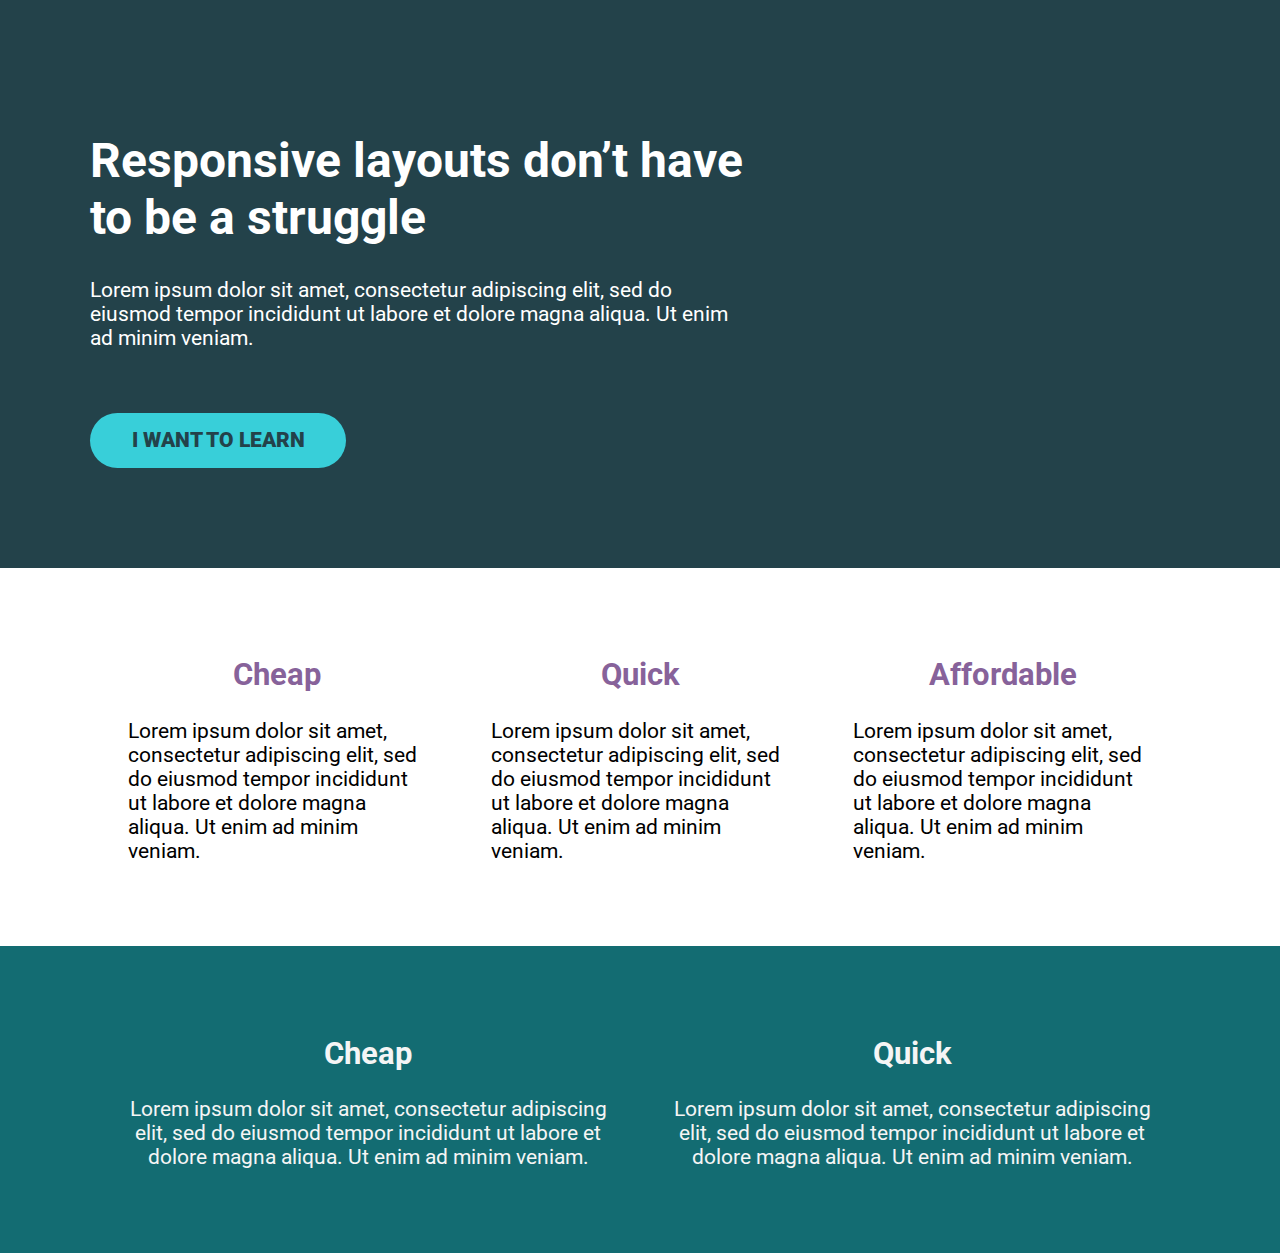
<file: css challenge/02-3 - challenge start/index.html>
<!DOCTYPE html>
<html lang="en">
<head>
    <meta charset="UTF-8">
    <meta name="viewport" content="width=device-width, initial-scale=1.0">
    <title>Challenge time!</title>
    <link href="https://fonts.googleapis.com/css2?family=Roboto:wght@400;900&display=swap" rel="stylesheet"> 
    <link rel="stylesheet" href="style.css">
</head>
<body>
    <div class="hero">
        <div class="container row">
            <div class="hero__text">
                <h1>Responsive layouts don’t have to be a struggle</h1>
                <p>Lorem ipsum dolor sit amet, consectetur adipiscing elit, sed do eiusmod tempor incididunt ut labore et dolore magna aliqua. Ut enim ad minim veniam.</p>
                <a href="#" class="btn">I want to learn</a>
            </div>
        </div>
    </div>

    <section class="three-col">
    <div class="container">
        <div class="row">
            <div class="col">
                <h2>Cheap</h2>
                <p>Lorem ipsum dolor sit amet, consectetur adipiscing elit, sed do eiusmod tempor incididunt ut labore et dolore magna aliqua. Ut enim ad minim veniam.</p>
            </div>
            <div class="col">
                <h2>Quick</h2>
                <p>Lorem ipsum dolor sit amet, consectetur adipiscing elit, sed do eiusmod tempor incididunt ut labore et dolore magna aliqua. Ut enim ad minim veniam.</p>
            </div>
            <div class="col">
                <h2>Affordable</h2>
                <p>Lorem ipsum dolor sit amet, consectetur adipiscing elit, sed do eiusmod tempor incididunt ut labore et dolore magna aliqua. Ut enim ad minim veniam.</p>
            </div>
        </div>
    </div>
</section>

<section class="two-col">
    <div class="container">
        <div class="row">
    <div class="col">
        <h2>Cheap</h2>
        <p>Lorem ipsum dolor sit amet, consectetur adipiscing elit, sed do eiusmod tempor incididunt ut labore et dolore magna aliqua. Ut enim ad minim veniam.</p>
    </div>
    <div class="col">
        <h2>Quick</h2>
        <p>Lorem ipsum dolor sit amet, consectetur adipiscing elit, sed do eiusmod tempor incididunt ut labore et dolore magna aliqua. Ut enim ad minim veniam.</p>
    </div>
    </div>
</div>
</section>


</body>
</html>
</file>
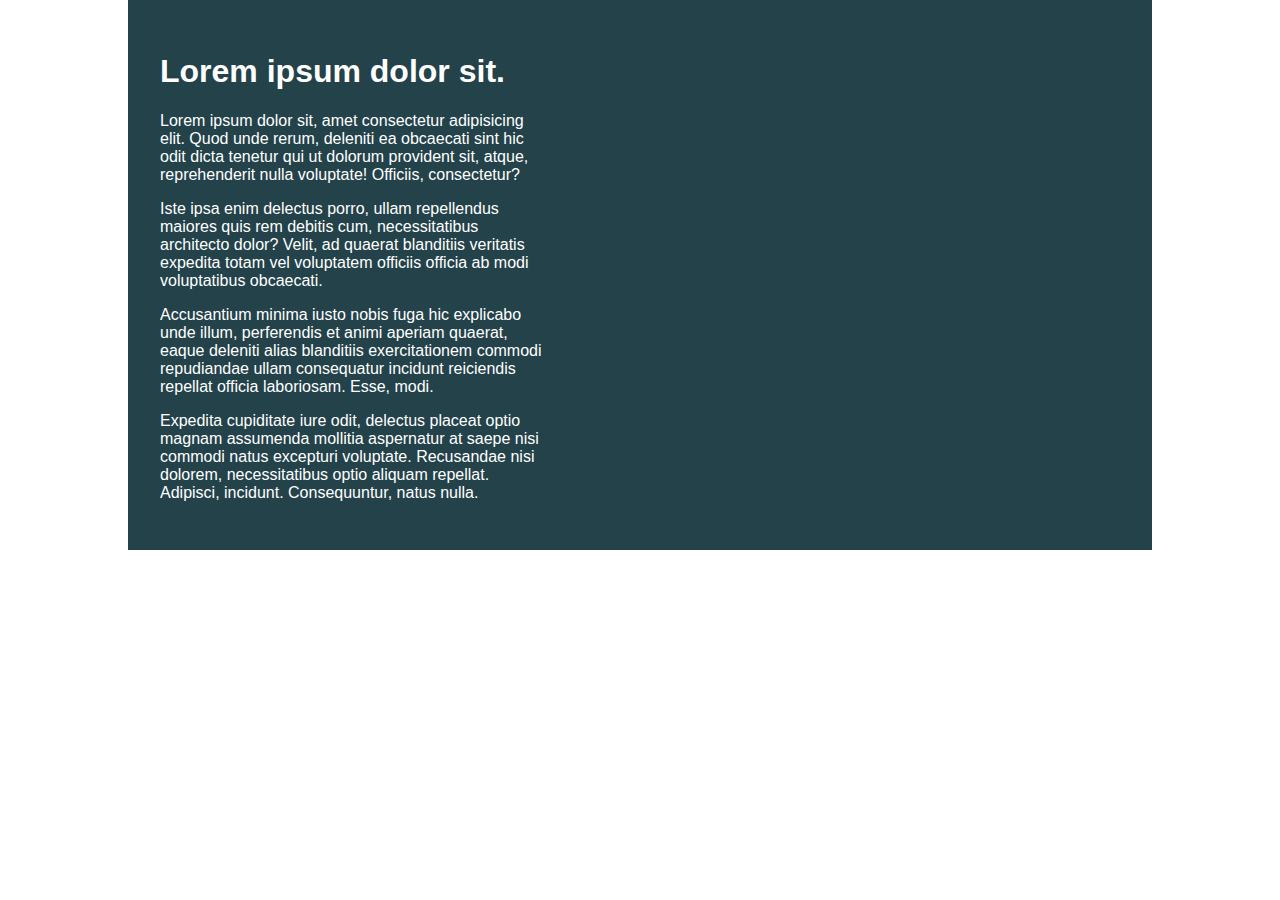
<file: css challenge/c1/index.html>
<!DOCTYPE html>
<html lang="en">

<head>
    <meta charset="UTF-8">
    <meta name="viewport" content="width=device-width, initial-scale=1.0">
    <title>Day 01</title>

    <link rel="stylesheet" href="style.css">
</head>

<body>
    <div class="container">
        <div class="intro-content">
            <h1>Lorem ipsum dolor sit.</h1>
            <p>Lorem ipsum dolor sit, amet consectetur adipisicing elit. Quod unde rerum, deleniti ea obcaecati sint hic
                odit dicta tenetur qui ut dolorum provident sit, atque, reprehenderit nulla voluptate! Officiis,
                consectetur?</p>
            <p>Iste ipsa enim delectus porro, ullam repellendus maiores quis rem debitis cum, necessitatibus architecto
                dolor? Velit, ad quaerat blanditiis veritatis expedita totam vel voluptatem officiis officia ab modi
                voluptatibus obcaecati.</p>
            <p>Accusantium minima iusto nobis fuga hic explicabo unde illum, perferendis et animi aperiam quaerat, eaque
                deleniti alias blanditiis exercitationem commodi repudiandae ullam consequatur incidunt reiciendis
                repellat officia laboriosam. Esse, modi.</p>
            <p>Expedita cupiditate iure odit, delectus placeat optio magnam assumenda mollitia aspernatur at saepe nisi
                commodi natus excepturi voluptate. Recusandae nisi dolorem, necessitatibus optio aliquam repellat.
                Adipisci, incidunt. Consequuntur, natus nulla.</p>
        </div>
    </div>
</body>

</html>
</file>
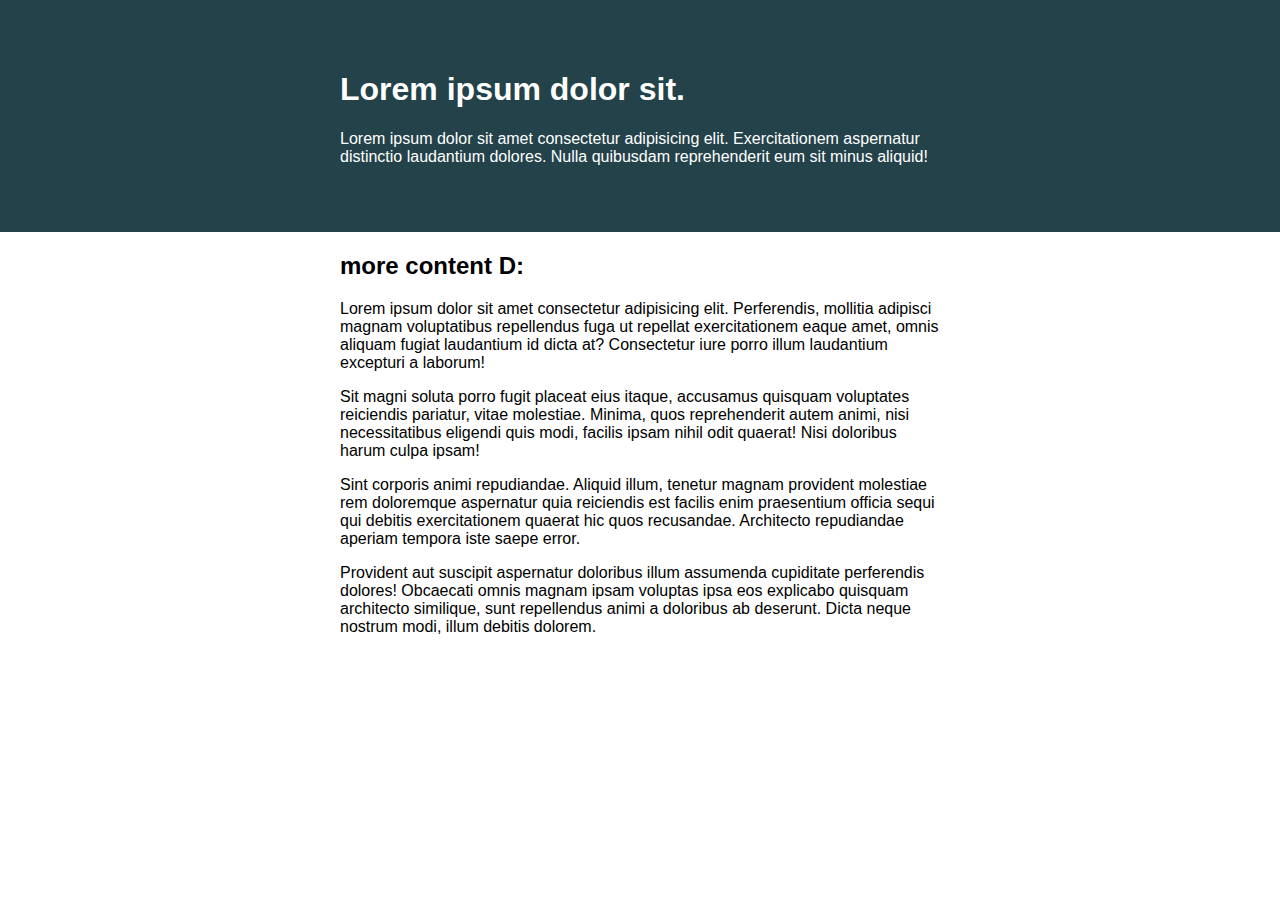
<file: css challenge/c2/index.html>
<!DOCTYPE html>
<html lang="en">
<head> 
    <meta charset="UTF-8">
    <meta name="viewport" content="width=device-width, initial-scale=1.0">
    <title>Day 01</title>
 
    <link rel="stylesheet" href="style.css">
</head>
<body>

    <div class="container">
        <div class="intro-content">
            <h1>Lorem ipsum dolor sit.</h1>
            <p>Lorem ipsum dolor sit amet consectetur adipisicing elit. Exercitationem aspernatur distinctio laudantium dolores. Nulla quibusdam reprehenderit eum sit minus aliquid!</p>
        </div>
    </div>

    <div class="intro-content">
    <h2>more content D:</h2>
    <p>Lorem ipsum dolor sit amet consectetur adipisicing elit. Perferendis, mollitia adipisci magnam voluptatibus repellendus fuga ut repellat exercitationem eaque amet, omnis aliquam fugiat laudantium id dicta at? Consectetur iure porro illum laudantium excepturi a laborum!</p>
    <p>Sit magni soluta porro fugit placeat eius itaque, accusamus quisquam voluptates reiciendis pariatur, vitae molestiae. Minima, quos reprehenderit autem animi, nisi necessitatibus eligendi quis modi, facilis ipsam nihil odit quaerat! Nisi doloribus harum culpa ipsam!</p>
    <p>Sint corporis animi repudiandae. Aliquid illum, tenetur magnam provident molestiae rem doloremque aspernatur quia reiciendis est facilis enim praesentium officia sequi qui debitis exercitationem quaerat hic quos recusandae. Architecto repudiandae aperiam tempora iste saepe error.</p>
    <p>Provident aut suscipit aspernatur doloribus illum assumenda cupiditate perferendis dolores! Obcaecati omnis magnam ipsam voluptas ipsa eos explicabo quisquam architecto similique, sunt repellendus animi a doloribus ab deserunt. Dicta neque nostrum modi, illum debitis dolorem.</p>
    </div>

</body>
</html>
</file>
<file: css challenge/02-3 - challenge start/style.css>
/* 
////// For this challenge ///////

- You will have to modify the HTML

- You can add new classes in the HTML
  if you need to

// Requirements
1. The headings in the first row must be
   a different color
2. The two .col at the bottom must go next
   to one another
3. The section at the bottom should have
   a dark background color and a different
   color of text
4. I've removed the "gap" that I created,
   so you'll have to add it back in

   */

*, *::before, *::after {
    box-sizing: border-box;
}

body {
    margin: 0;
    font-family: 'Roboto', sans-serif;
    font-size: 1.3rem;
}

h1 {
    font-size: 3rem;
}

.container {
    width: 80%;
    max-width: 1100px;
    margin: 0 auto;
}

.row {
    /* display: flex => flex container */
    display: flex;
    gap:4rem;
    width:100%;

    /* can't use yet */
    /* gap: 100px; */
}

.col {
    /* these are now flex items */
    width: 100%;
   
}

.hero {
    padding: 100px 0;
    background-color: #23424A;
    color: #FFF;
}

.hero__text {
    width: 60%;
}

.hero p {
    margin-bottom: 3em;
}

.btn {
    display: inline-block;
    text-decoration: none;
    text-transform: uppercase; 
    color: #23424A;
    font-weight: 900;
    background-color: #38CFD9;
    padding: .75em 2em;
    border-radius: 100px;
}

.btn:hover,
.btn:focus {
    opacity: .75; 
}

.three-col{
    padding: 3em 0;
}

.three-col h2{
    text-align: center;
    color:#87629A;
    
}

.two-col{
    text-align: center;
    padding: 3em 0;
    background-color:#136c72;
    color:whitesmoke
}
</file>
<file: css challenge/c1/style.css>
/* INSTRUCTIONS
 *
 * 1) Limit the total width of
 *    the .intro-conent to about half
 *    of it's parent
 *
 * 2) Stop the text from overflowing
 *    out the bottom at small screen
 *    widths
 *
 * You may modify the HTML if needed
 *
 */

* {
  box-sizing: border-box;
}

body {
  margin: 0;
  font-family: sans-serif;
}

.container {
  background: #23424a;
  color: white;

  width: 80%;
  /* max-width: 750px; */
  margin: 0 auto;

  padding: 2em;
}

.intro-content{
  width:40%;
}
</file>
<file: css challenge/c2/style.css>
/* INSTRUCTIONS
 *
 * 1) Keep the text inside .intro-content
 *    in the same place, but have the background
 *    extend from one side of the viewport
 *    to the other, no matter how wide or narrow
 *    the browser is.
 *
 * 2) Limit the maximum width of the text in the
 *    bottom area.
 *
 * You may modify the HTML if needed
 * (you probably should for this challenge)
 *
 */

* {
  box-sizing: border-box;
}

body {
  margin: 0;
  font-family: sans-serif;
}

.container {
  width: 100%;
  background: #23424a;
  color: white;
  padding: 50px 0;
  
}

.intro-content {
  width: 50%;
  max-width: 600px;
  margin: 0 auto;
}
</file>
